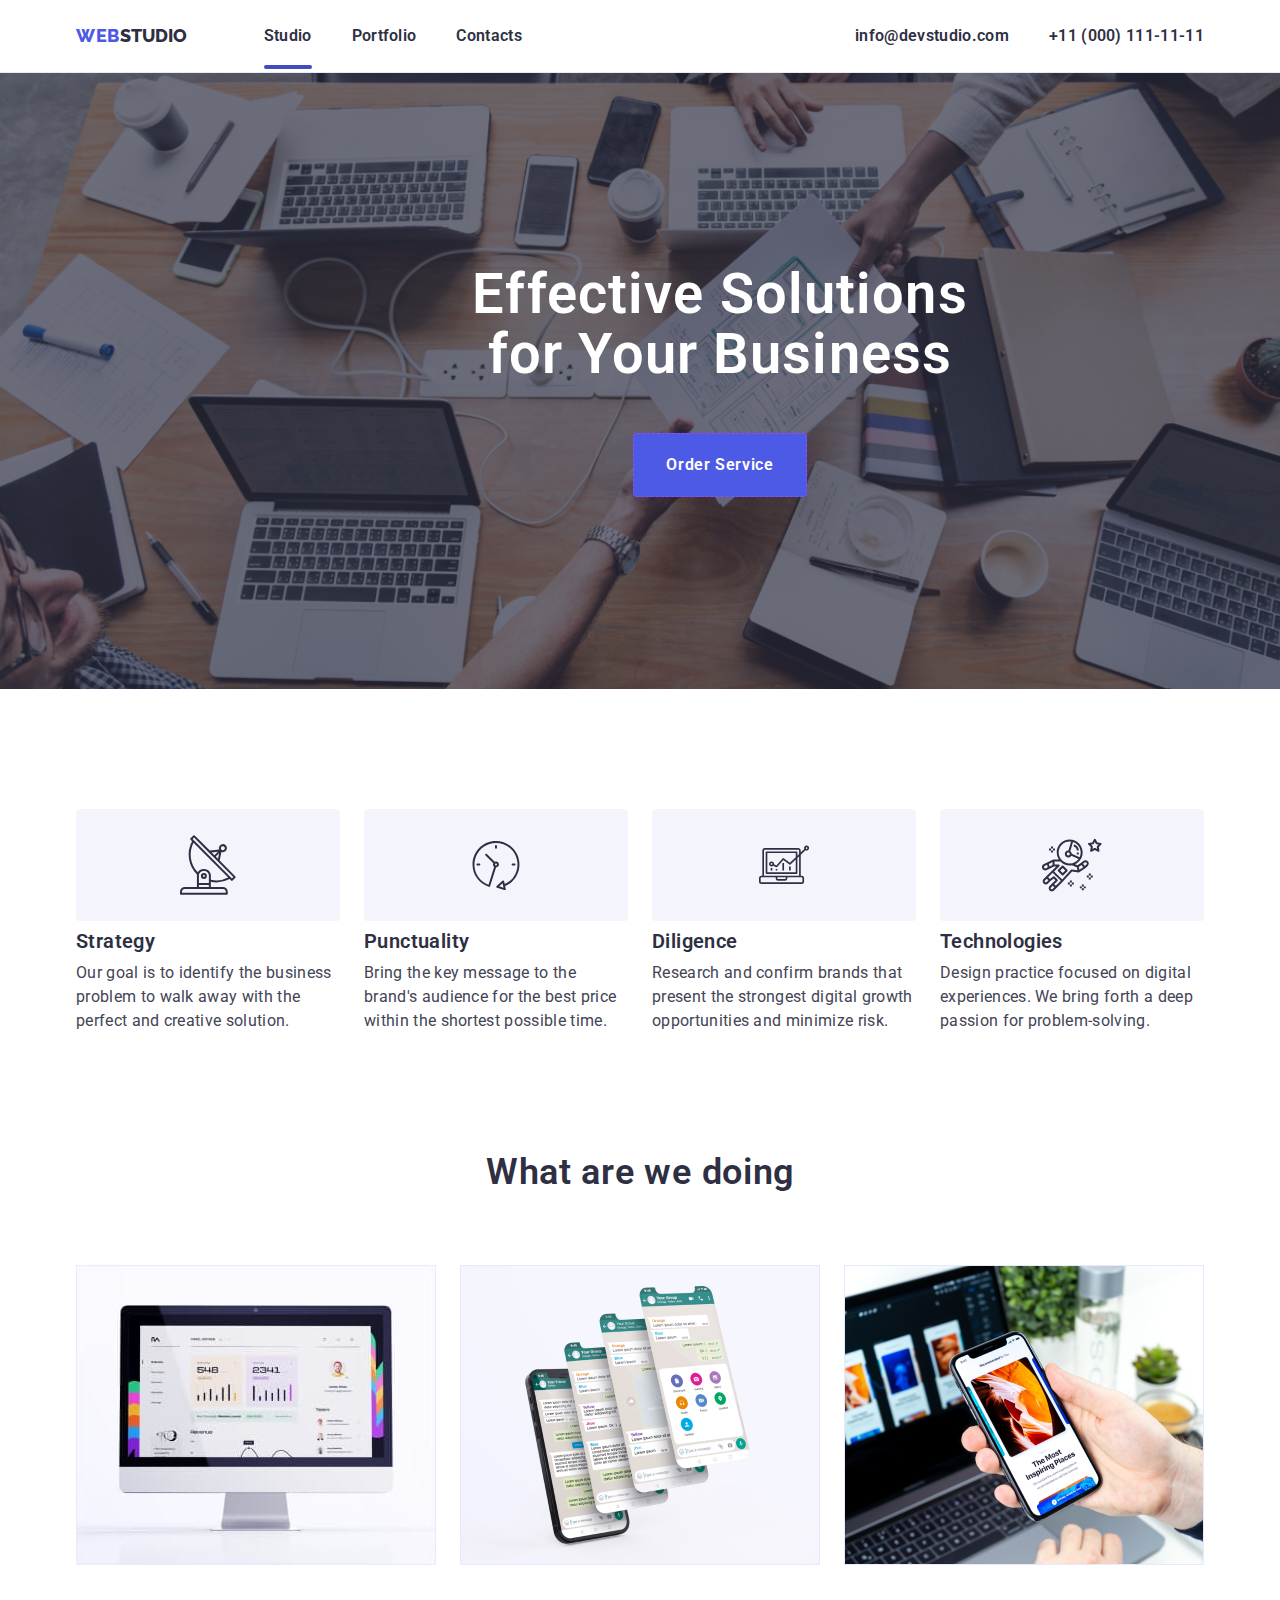
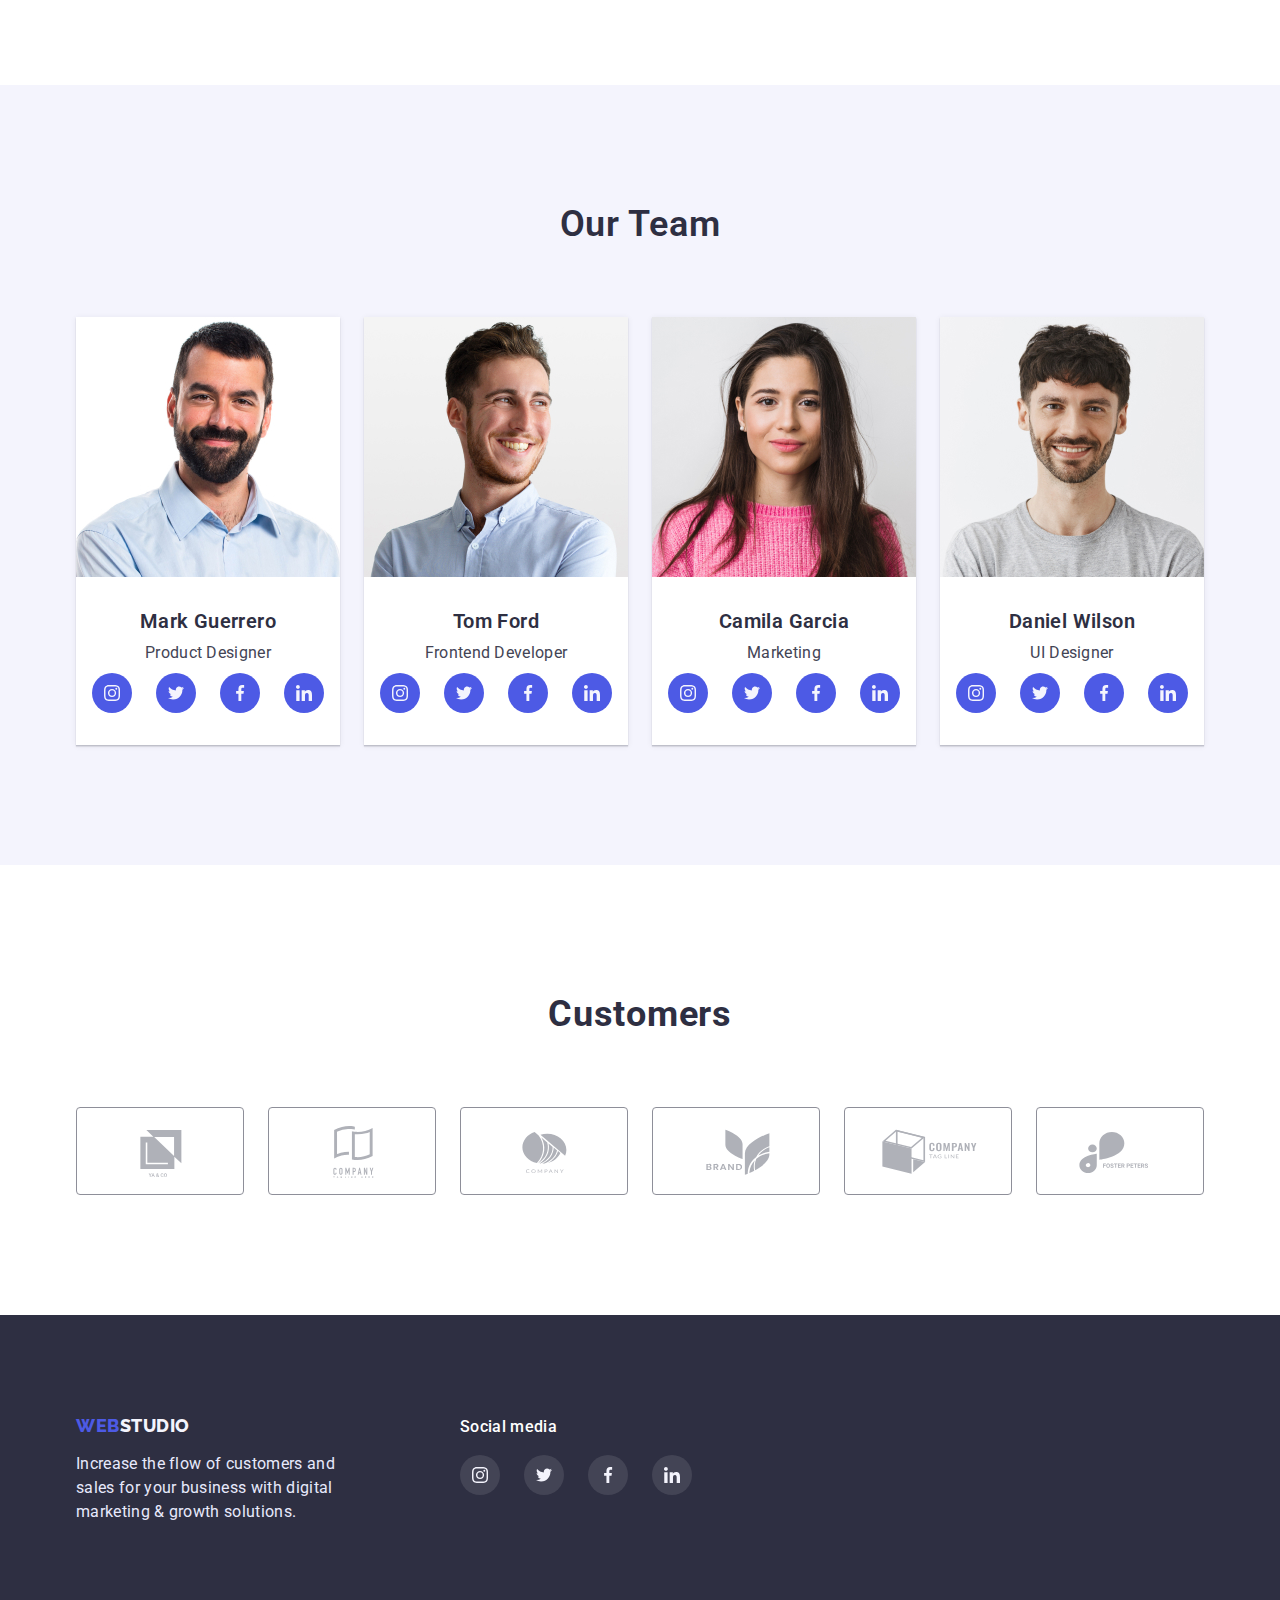
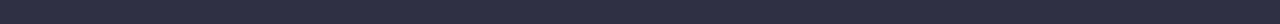
<file: index.html>
<!DOCTYPE html>
<html lang="en">
<head>
    <meta charset="UTF-8">
    <meta http-equiv="X-UA-Compatible" content="IE=edge">
    <meta name="viewport" content="width=device-width, initial-scale=1.0">
    <title>webstudio</title>
    <link rel="preconnect" href="https://fonts.googleapis.com">
    <link rel="preconnect" href="https://fonts.gstatic.com" crossorigin>
    <link href="https://fonts.googleapis.com/css2?family=Raleway:wght@800&family=Roboto:wght@400;500;700;900&display=swap" rel="stylesheet">
    <link rel="stylesheet" href="https://cdnjs.cloudflare.com/ajax/libs/modern-normalize/1.1.0/modern-normalize.min.css">
    <link rel="stylesheet" href="./css/styles.css">
</head>

<body>

<!--Header-->
    <header class="header">
    <div class="container header-container">
            <a class="header-logo link" href="/"><span class="header-logo-web">WEB</span>STUDIO</a>
        <nav class="header-nav">
            <ul class="header-list list">
                <li class="header-item">
                    <a class="header-link link current" href="./index.html">Studio</a>
                </li>
                <li class="header-item"><a class="header-link link" href="./portfolio.html">Portfolio</a>
                </li>
                <li class="header-item"><a class="header-link link" href="">Contacts</a>
                </li>
            </ul>
        </nav>
    
            <ul class="contacts list">
                <li class="header-mail"><a class="header-link link" href="mailto:info@devstudio.com">info@devstudio.com</a></li>
                <li class="header-tel"><a class="header-link link" href="tel:+110001111111">+11 (000) 111-11-11</a></li>
            </ul>
        </div>
    </header>

<!--Main-->
    <main>
    <section class="main">
    <div class="container">
        <h1 class="main-title">Effective Solutions for Your Business</h1>
        <button class="main-btn" type="button" data-modal-open>Order Service</button>
    </div>
    </section>

    <!--Section-1-->

    <section class="about">
    <div class="container">
        <ul class="about-catalog list">
            <li class="about-list">   
                <div class="about-block">  
                <a href="" class="about-link link">
                    <svg class="about-icon" width="59.72px" height="64px">
                <use href="./image/icons.svg#icon-antenna-1"></use>
                    </svg>    
                </a> </div>
                <h3 class="about-title">Strategy</h3>
                <p class="about-text">Our goal is to identify the business
                    problem to walk away with the perfect and creative solution. </p>
            </li>
            <li class="about-list"> 
                <div class="about-block">
                <a href="" class="about-link link">
                    <svg class="about-icon" width="64px" height="49.09px">
                <use href="./image/icons.svg#icon-clock-1"></use>
                    </svg>
                </a></div>
                <h3 class="about-title">Punctuality</h3>
                <p class="about-text">Bring the key message to the brand's audience for the best price within the shortest possible time.</p>
            </li>
            <li class="about-list">
                <div class="about-block">
                <a href="" class="about-link link">
                    <svg class="about-icon" width="50.13px" height="55.46px">
                <use href="./image/icons.svg#icon-diagram-1"></use>
                    </svg>
                </a></div>
                <h3 class="about-title">Diligence</h3>
                <p class="about-text">Research and confirm brands that present the strongest digital growth opportunities and minimize risk.</p>
            </li>
            <li class="about-list">
                <div class="about-block">
                <a href="" class="about-link link">
                    <svg class="about-icon" width="59.72px" height="64px">
                <use href="./image/icons.svg#icon-astronaut-1"></use>
                    </svg>
                </a></div>
                <h3 class="about-title">Technologies</h3>
                <p class="about-text">Design practice focused on digital experiences. We bring forth a deep passion for problem-solving.</p>
            </li>
        </ul>
    </div>
    </section>

    <!--Section-2-->
    <section class="product">
    <div class="container">
        <h2 class="product-title">What are we doing</h2>
        <ul class="product-catalog list">
            <li class="product-item"><img src="./image/img1.jpg" alt="monitor" width="360"></li>
            <li class="product-item"><img src="./image/img2.jpg" alt="phone" width="360"></li>
            <li class="product-item"><img src="./image/img3.jpg" alt="notebook" width="360"></li>
        </ul>
    </div>
    </section>

    <!--Section-3-->
    <section class="team">
    <div class="container">
        <h2 class="team-title">Our Team</h2>
        <ul class="team-catalog list">
            <li class="team-item">
                <img src="./image/team1.jpg" alt="Mark Guerrero" width="264">
            <div class="team-block">
                <h3 class="team-tit">Mark Guerrero</h3>
                <p class="team-text">Product Designer</p>
                <ul class="team-soc-list list">
                    <li class="team-soc-item">
                        <a href="" class="team-soc-link link">
                            <svg class="team-soc-icon" width="16" height="16">
                                <use href="./image/icons.svg#icon-instagram-2">
                                </use>
                            </svg>
                        </a>
                    </li>
                    <li class="team-soc-item">
                        <a href="" class="team-soc-link link">
                        <svg class="team-soc-icon" width="16" height="16">
                            <use href="./image/icons.svg#icon-twitter-1">
                            </use>
                        </svg>
                        </a>
                    </li>
                    <li class="team-soc-item">
                        <a href="" class="team-soc-link link">
                        <svg class="team-soc-icon" width="16" height="16">
                            <use href="./image/icons.svg#icon-facebook-1">
                            </use>
                        </svg>
                        </a>
                    </li>
                    <li class="team-soc-item"><a href="" class="team-soc-link link">
                        <svg class="team-soc-icon" width="16" height="16">
                            <use href="./image/icons.svg#icon-linkedin-1">
                            </use>
                        </svg>
                        </a>
                    </li>
                </ul>
            </div>
            </li>
            <li class="team-item">
                <img src="./image/team2.jpg" alt="Tom Ford" width="264">
            <div class="team-block">
                <h3 class="team-tit">Tom Ford</h3>
                <p class="team-text">Frontend Developer</p>
                <ul class="team-soc-list list">
                    <li class="team-soc-item">
                        <a href="" class="team-soc-link link">
                            <svg class="team-soc-icon" width="16" height="16">
                                <use href="./image/icons.svg#icon-instagram-2">
                                </use>
                            </svg>
                        </a>
                    </li>
                    <li class="team-soc-item">
                        <a href="" class="team-soc-link link">
                        <svg class="team-soc-icon" width="16" height="16">
                            <use href="./image/icons.svg#icon-twitter-1">
                            </use>
                        </svg>
                        </a>
                    </li>
                    <li class="team-soc-item">
                        <a href="" class="team-soc-link link">
                        <svg class="team-soc-icon" width="16" height="16">
                            <use href="./image/icons.svg#icon-facebook-1">
                            </use>
                        </svg>
                        </a>
                    </li>
                    <li class="team-soc-item"><a href="" class="team-soc-link link">
                        <svg class="team-soc-icon" width="16" height="16">
                            <use href="./image/icons.svg#icon-linkedin-1">
                            </use>
                        </svg>
                        </a>
                    </li>
                </ul>
            </div>
            </li>
            <li class="team-item">
                <img src="./image/team3.jpg" alt="Camila Garcia" width="264">
            <div class="team-block">
                <h3 class="team-tit">Camila Garcia</h3>
                <p class="team-text">Marketing</p>
                <ul class="team-soc-list list">
                    <li class="team-soc-item">
                        <a href="" class="team-soc-link link">
                            <svg class="team-soc-icon" width="16" height="16">
                                <use href="./image/icons.svg#icon-instagram-2">
                                </use>
                            </svg>
                        </a>
                    </li>
                    <li class="team-soc-item">
                        <a href="" class="team-soc-link link">
                        <svg class="team-soc-icon" width="16" height="16">
                            <use href="./image/icons.svg#icon-twitter-1">
                            </use>
                        </svg>
                        </a>
                    </li>
                    <li class="team-soc-item">
                        <a href="" class="team-soc-link link">
                        <svg class="team-soc-icon" width="16" height="16">
                            <use href="./image/icons.svg#icon-facebook-1">
                            </use>
                        </svg>
                        </a>
                    </li>
                    <li class="team-soc-item"><a href="" class="team-soc-link link">
                        <svg class="team-soc-icon" width="16" height="16">
                            <use href="./image/icons.svg#icon-linkedin-1">
                            </use>
                        </svg>
                        </a>
                    </li>
                </ul>
            </div>
            </li>
            <li class="team-item">
                <img src="./image/team4.jpg" alt="Daniel Wilson" width="264">
            <div class="team-block">
                <h3 class="team-tit">Daniel Wilson</h3>
                <p class="team-text">UI Designer</p>
                <ul class="team-soc-list list">
                    <li class="team-soc-item">
                        <a href="" class="team-soc-link link">
                            <svg class="team-soc-icon" width="16" height="16">
                                <use href="./image/icons.svg#icon-instagram-2">
                                </use>
                            </svg>
                        </a>
                    </li>
                    <li class="team-soc-item">
                        <a href="" class="team-soc-link link">
                        <svg class="team-soc-icon" width="16" height="16">
                            <use href="./image/icons.svg#icon-twitter-1">
                            </use>
                        </svg>
                        </a>
                    </li>
                    <li class="team-soc-item">
                        <a href="" class="team-soc-link link">
                        <svg class="team-soc-icon" width="16" height="16">
                            <use href="./image/icons.svg#icon-facebook-1">
                            </use>
                        </svg>
                        </a>
                    </li>
                    <li class="team-soc-item"><a href="" class="team-soc-link link">
                        <svg class="team-soc-icon" width="16" height="16">
                            <use href="./image/icons.svg#icon-linkedin-1">
                            </use>
                        </svg>
                        </a>
                    </li>
                </ul>
            </div>
                </li>
        </ul>
    </div>
    </section>
    </main>

    <!--Customers-->
<section class="customers">
    <div class="container">
    <h2 class="customers-title">Customers</h2>
        <ul class="customers-list list">
            <li class="customers-item">
                <a href="" class="customers-link link">
                    <svg class="customers-icon" width="104px" height="56px">
                <use href="./image/icons.svg#icon-Logo"></use>
                </svg></a></li>
            <li class="customers-item widht=10">
                <a href="" class="customers-link link">
                    <svg class="customers-icon" width="104px" height="56px">
                <use href="./image/icons.svg#icon-Logo-1"></use>
            </svg></a></li>
            <li class="customers-item"><a href="" class="customers-link link">
                <svg class="customers-icon" width="104px" height="56px">
                <use href="./image/icons.svg#icon-Logo-2"></use>
            </svg></a></li>
            <li class="customers-item"><a href="" class="customers-link link">
                <svg class="customers-icon" width="104px" height="56px">
                <use href="./image/icons.svg#icon-Logo-3"></use>
            </svg></a></li>
            <li class="customers-item"><a href="" class="customers-link link">
                <svg class="customers-icon" width="104px" height="56px">
                <use href="./image/icons.svg#icon-Logo-5"></use>
            </svg></a></li>
            <li class="customers-item"><a href="" class="customers-link link">
                <svg class="customers-icon" width="104px" height="56px">
                <use href="./image/icons.svg#icon-Logo-4"></use>
            </svg></a></li>
        </ul>
    </div>
</section>

<!--Footer-->
    <footer class="footer">
    <div class="container">
        <ul class="footer-catalog list">
            <li>
                <div class="footer-container">
                    <a class="footer-logo link" href="/"><span class="footer-logo-web">WEB</span>STUDIO</a>
                </div>
                    <p class="footer-text">Increase the flow of customers and sales for your business with digital marketing & growth solutions.</p>
            </li>
            <li>
                <div>
                    <p class="footer-media">Social media</p>
                    <ul class="footer-soc-list list">
                        <li class="footer-soc-item">
                            <a href="" class="footer-soc-link link">
                                <svg class="footer-soc-icon" width="16" height="16">
                                    <use href="./image/icons.svg#icon-instagram-2">
                                    </use>
                                </svg>
                            </a>
                        </li>
                        <li class="footer-soc-item">
                            <a href="" class="footer-soc-link link">
                            <svg class="footer-soc-icon" width="16" height="16">
                                <use href="./image/icons.svg#icon-twitter-1">
                                </use>
                            </svg>
                            </a>
                        </li>
                        <li class="footer-soc-item">
                            <a href="" class="footer-soc-link link">
                            <svg class="footer-soc-icon" width="16" height="16">
                                <use href="./image/icons.svg#icon-facebook-1">
                                </use>
                            </svg>
                            </a>
                        </li>
                        <li class="footer-soc-item">
                            <a href="" class="footer-soc-link link">
                            <svg class="footer-soc-icon" width="16" height="16">
                                <use href="./image/icons.svg#icon-linkedin-1">
                                </use>
                            </svg>
                            </a>
                        </li>
                    </ul>
                </div>
            </li>
            <li>
                <div></div>
            </li>
        </ul>
    </div>
    </footer>

    <!--Modal-->
<div class="backdrop is-hidden" data-modal>
<div class="modal">
<button type="button" class="modal-close-btn" data-modal-close>
    <svg class="modal-close-btn-icon" width="8" height="8">
        <use href="./image/icons.svg#icon-close-black-18dp-2-1"></use></svg>
 </button>
</div>
</div>
      
<script src="./modal.js"></script>
</body>


</html>
</file>
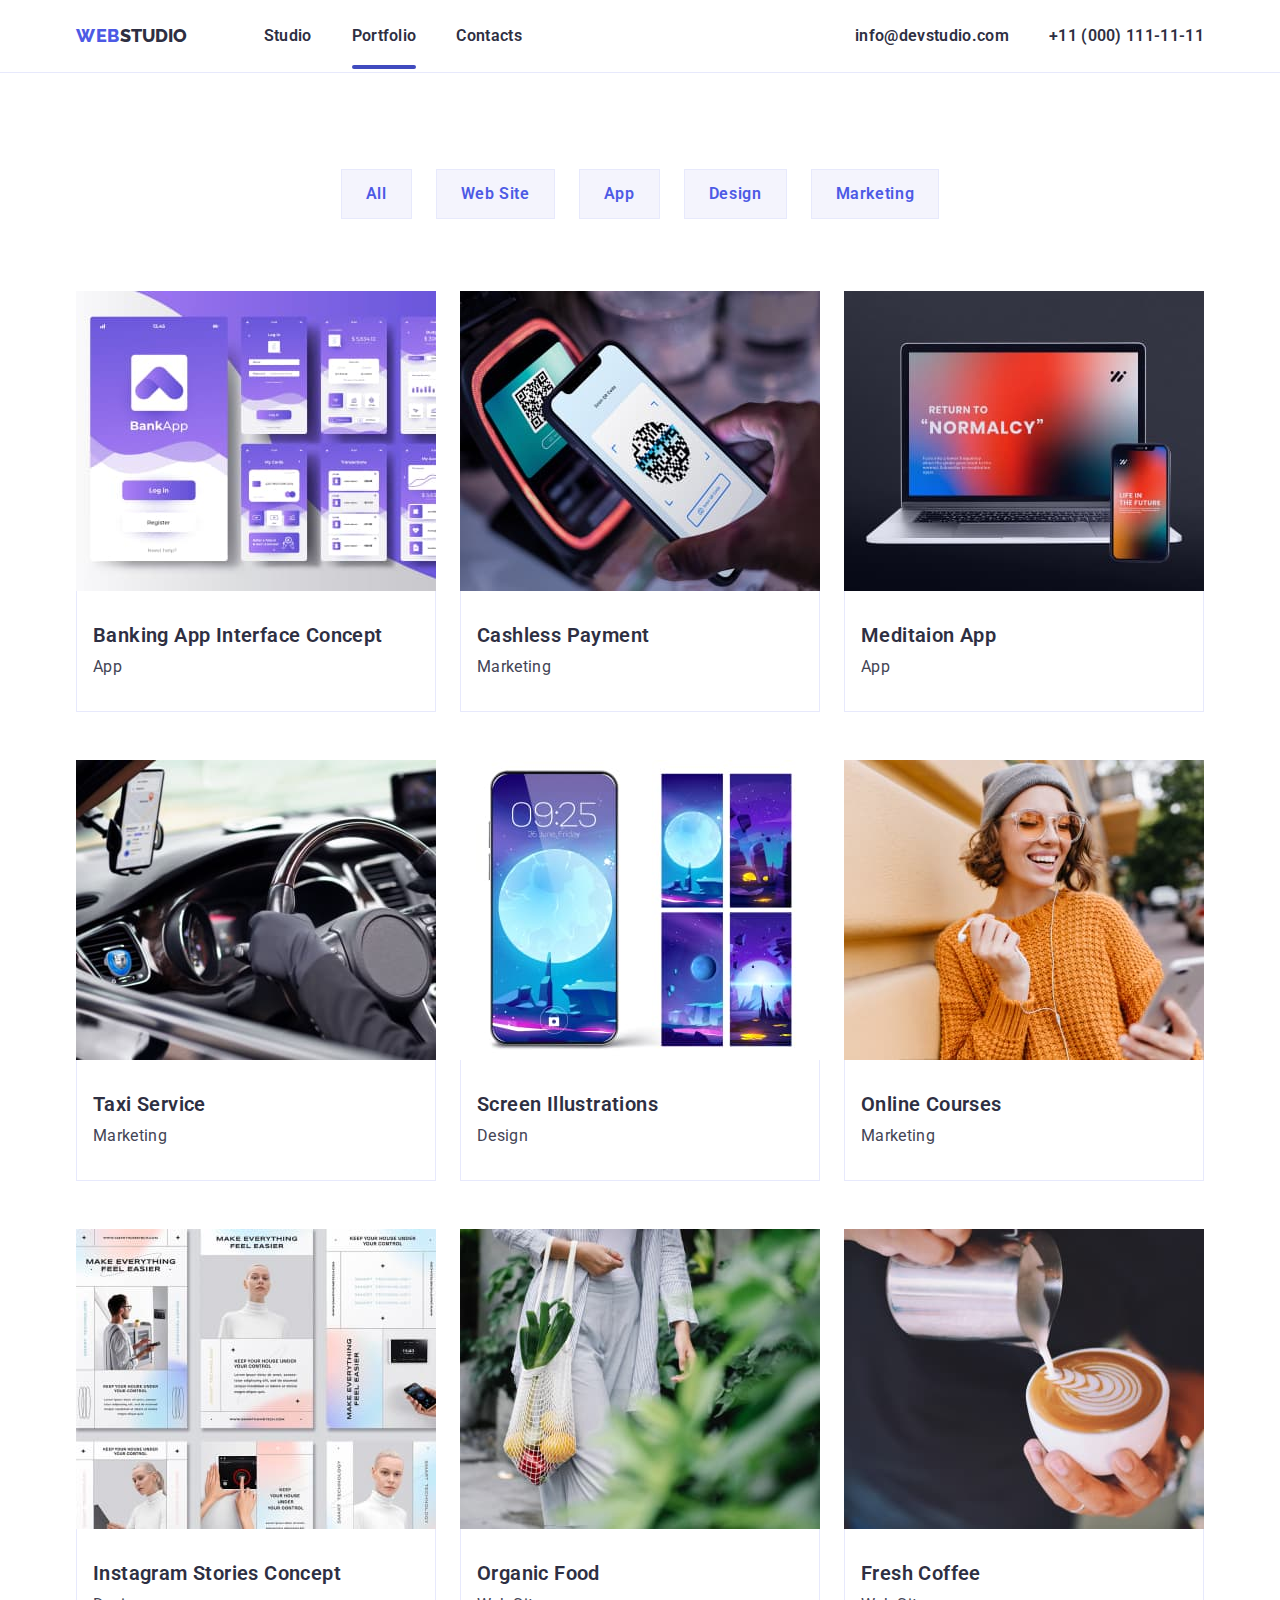
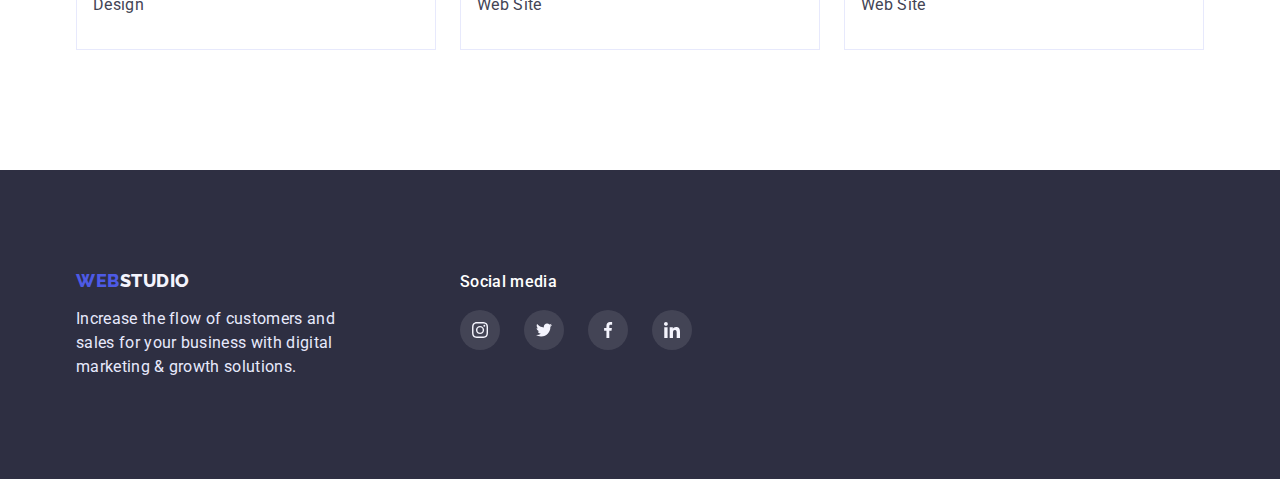
<file: portfolio.html>
<!DOCTYPE html>
<html lang="en">
<head>
    <meta charset="UTF-8">
    <meta http-equiv="X-UA-Compatible" content="IE=edge">
    <meta name="viewport" content="width=device-width, initial-scale=1.0">
    <title>Portfolio</title>
    <link rel="preconnect" href="https://fonts.googleapis.com">
    <link rel="preconnect" href="https://fonts.gstatic.com" crossorigin>
    <link href="https://fonts.googleapis.com/css2?family=Raleway:wght@800&family=Roboto:wght@400;500;700;900&display=swap" rel="stylesheet">
    <link rel="stylesheet" href="https://cdnjs.cloudflare.com/ajax/libs/modern-normalize/1.1.0/modern-normalize.min.css">
    <link rel="stylesheet" href="./css/styles.css">
</head>

<body>

    <!--Header-->
        <header class="header">
        <div class="container header-container">
                <a class="header-logo link" href="/"><span class="header-logo-web">WEB</span>STUDIO</a>
            <nav class="header-nav">
                <ul class="header-list list">
                    <li class="header-item"><a class="header-link link" href="./index.html">Studio</a></li>
                    <li class="header-item"><a class="header-link link current" href="./portfolio.html">Portfolio</a></li>
                    <li class="header-item"><a class="header-link link" href="">Contacts</a></li>
                </ul>
            </nav>
        
                <ul class="contacts list">
                    <li class="header-mail"><a class="header-link link" href="mailto:info@devstudio.com">info@devstudio.com</a></li>
                    <li class="header-tel"><a class="header-link link" href="tel:+110001111111">+11 (000) 111-11-11</a></li>
                </ul> 
         </div>
        </header>

<!--Main-->
    <main>

    <!--filters-->
    <section class="menu">
    <div class="container">
        <h1 class="visually-hidden" hidden>Portfolio</h1>
    <ul class="filters list">
        <li class="filters-link"><button class="filters-btn" type="button">All</button></li>
        <li class="filters-link"><button class="filters-btn" type="button">Web Site</button></li>
        <li class="filters-link"><button class="filters-btn" type="button">App</button></li>
        <li class="filters-link"><button class="filters-btn" type="button">Design</button></li>
        <li class="filters-link"><button class="filters-btn" type="button">Marketing</button></li>
    </ul>

    <!--Row-->
    <ul class="menu-catalog list">
        <li class="menu-list">
            <div class="menu-overlay">
            <img src="image/interface.jpg" alt="interface" width="360">
            <p class="overlay">14 Stylish and User-Friendly App Design Concepts · Task Manager App · Calorie Tracker App · Exotic Fruit Ecommerce App · Cloud Storage App</p>
        </div>
        <div class="menu-block">
            <h2 class="menu-tit">Banking App Interface Concept</h2>
            <p class="menu-text">App</p>
        </div>
        </li>
        <li class="menu-list">
            <div class="menu-overlay">
            <img src="image/payment.jpg" alt="payment" width="360" height="300">
            <p class="overlay">14 Stylish and User-Friendly App Design Concepts · Task Manager App · Calorie Tracker App · Exotic Fruit Ecommerce App · Cloud Storage App</p>
            </div>
        <div class="menu-block">
            <h2 class="menu-tit">Cashless Payment</h2>
            <p class="menu-text">Marketing</p>
        </div>
        </li>
        <li class="menu-list">
            <div class="menu-overlay">
            <img src="image/meditaion.jpg" alt="meditaion" width="360" height="300">
            <p class="overlay">14 Stylish and User-Friendly App Design Concepts · Task Manager App · Calorie Tracker App · Exotic Fruit Ecommerce App · Cloud Storage App</p>
        </div>
        <div class="menu-block">
            <h2 class="menu-tit">Meditaion App</h2>
            <p class="menu-text">App</p>
        </li>
        <li class="menu-list">
            <div class="menu-overlay">
            <img src="image/taxi.jpg" alt="taxi" width="360" height="300">
            <p class="overlay">14 Stylish and User-Friendly App Design Concepts · Task Manager App · Calorie Tracker App · Exotic Fruit Ecommerce App · Cloud Storage App</p>
        </div>
        <div class="menu-block">
            <h2 class="menu-tit">Taxi Service</h2>
            <p class="menu-text">Marketing</p>
        </div>
        </li>
        <li class="menu-list">
            <div class="menu-overlay">
            <img src="image/illustrations.jpg" alt="illustrations" width="360" height="300">
            <p class="overlay">14 Stylish and User-Friendly App Design Concepts · Task Manager App · Calorie Tracker App · Exotic Fruit Ecommerce App · Cloud Storage App</p>
        </div>
        <div class="menu-block">
            <h2 class="menu-tit">Screen Illustrations</h2>
            <p class="menu-text">Design</p>
        </div>
        </li>
        <li class="menu-list">
            <div class="menu-overlay">
            <img src="image/courses.jpg" alt="courses" width="360" height="300">
            <p class="overlay">14 Stylish and User-Friendly App Design Concepts · Task Manager App · Calorie Tracker App · Exotic Fruit Ecommerce App · Cloud Storage App</p>
        </div>
        <div class="menu-block">
            <h2 class="menu-tit">Online Courses</h2>
            <p class="menu-text">Marketing</p>
        </div>
        </li>
        <li class="menu-list">
            <div class="menu-overlay">
            <img src="image/stories.jpg" alt="" width="360" height="300">
            <p class="overlay">14 Stylish and User-Friendly App Design Concepts · Task Manager App · Calorie Tracker App · Exotic Fruit Ecommerce App · Cloud Storage App</p>
        </div>
        <div class="menu-block">
            <h2 class="menu-tit">Instagram Stories Concept</h2>
            <p class="menu-text">Design</p>
        </div>
        </li>
        <li class="menu-list">
            <div class="menu-overlay">
            <img src="image/food.jpg" alt="" width="360" height="300">
            <p class="overlay">14 Stylish and User-Friendly App Design Concepts · Task Manager App · Calorie Tracker App · Exotic Fruit Ecommerce App · Cloud Storage App</p>
        </div>
        <div class="menu-block">
            <h2 class="menu-tit">Organic Food</h2>
            <p class="menu-text">Web Site</p>
        </div>
        </li>
        <li class="menu-list">
            <div class="menu-overlay">
            <img src="image/coffee.jpg" alt="" width="360" height="300">
            <p class="overlay">14 Stylish and User-Friendly App Design Concepts · Task Manager App · Calorie Tracker App · Exotic Fruit Ecommerce App · Cloud Storage App</p>
        </div>
        <div class="menu-block">
            <h2 class="menu-tit">Fresh Coffee</h2>
            <p class="menu-text">Web Site</p>
        </div>
        </li>
    </ul>
    </div>
    </section>
    </main>

<!--Footer-->
<footer class="footer">
    <div class="container">
        <ul class="footer-catalog list">
            <li>
                <div class="footer-container">
                    <a class="footer-logo link" href="/"><span class="footer-logo-web">WEB</span>STUDIO</a>
                </div>
                    <p class="footer-text">Increase the flow of customers and sales for your business with digital marketing & growth solutions.</p>
            </li>
            <li>
                <div>
                    <p class="footer-media">Social media</p>
                    <ul class="footer-soc-list list">
                        <li class="footer-soc-item">
                            <a href="" class="footer-soc-link link">
                                <svg class="footer-soc-icon" width="16" height="16">
                                    <use href="./image/icons.svg#icon-instagram-2">
                                    </use>
                                </svg>
                            </a>
                        </li>
                        <li class="footer-soc-item">
                            <a href="" class="footer-soc-link link">
                            <svg class="footer-soc-icon" width="16" height="16">
                                <use href="./image/icons.svg#icon-twitter-1">
                                </use>
                            </svg>
                            </a>
                        </li>
                        <li class="footer-soc-item">
                            <a href="" class="footer-soc-link link">
                            <svg class="footer-soc-icon" width="16" height="16">
                                <use href="./image/icons.svg#icon-facebook-1">
                                </use>
                            </svg>
                            </a>
                        </li>
                        <li class="footer-soc-item">
                            <a href="" class="footer-soc-link link">
                            <svg class="footer-soc-icon" width="16" height="16">
                                <use href="./image/icons.svg#icon-linkedin-1">
                                </use>
                            </svg>
                            </a>
                        </li>
                    </ul>
                </div>
            </li>
            <li>
                <div></div>
            </li>
        </ul>
    </div>
    </footer>
    

</body>

</html>
</file>
<file: css/styles.css>
:root {
--first-title-color: #FFFFFF;
--second-title-color: #2E2F42;
--text-color: #434455;
--transition: 250ms cubic-bezier(0.4, 0, 0.2, 1);
}

h1,
h2,
h3,
p {
    margin: 0;}

ul {
        margin: 0;
        padding-left: 0;
        padding-inline: 0;
        display: block;
    }

img {
    display: block;
    width: 100%;
    height: a;
}

body{
    font-family: Roboto, sans-serif;  
}

/*----Header----*/

logo {
    color: var(--title-text-color);
}

.list {
    list-style: none;}

.link {
    text-decoration: none;
}

.container {
    width: 1158px;
    padding-left: 15px;
    padding-right: 15px;
    align-items: center;
    margin-left: auto;
    margin-right: auto;}

.header {
    padding-top: 24px;
    padding-bottom: 24px;
    border-bottom: 1px solid #E7E9FC;}

.header-container { 
    display: flex;
    align-items: center;
}     

.header-logo { 
    margin-right: 77px;
    font-family: 'Raleway';
    font-weight: 800;
    font-size: 18px;
    line-height: 1.33;
    color: #2E2F42;
}

.header-logo-web {
    font-family: 'Raleway', sans-serif;
    font-weight: 800;
    font-size: 18px;
    line-height: 1.33;
    letter-spacing: 0.03em;
    color: #4D5AE5;
}

.header-item {
    color: #2E2F42;
} 

.header-nav {
    margin-right: auto;
    font-family: 'Roboto';
    font-weight: 600;
    font-size: 16px;
    line-height: 1.5; 
    letter-spacing: 0.02em;
    color: #2E2F42;
}

.header-list {
    display: flex;
    align-items: center;
    gap: 40px;
}

.header-link {
    position: relative;
    font-family: 'Roboto';
    font-weight: 600;
    font-size: 16px;
    line-height: 1.5; 
    letter-spacing: 0.02em;
    color: #2E2F42;
    transition: color var(--transition);
}

.header-link.current::after {
    content: "";
    position: absolute;
    width: 100%;
    height: 4px;
    background-color: #404BBF;
    left: 0;
    bottom: -24px;
    border-radius: 2px;
     
}
.contacts {
    display: flex;
    align-items: center;
    gap: 40px;
}   

.header-link:hover,
.header-link:focus { 
    color: #4D5AE5;
}

.visually-hidden {
    border: 0;
    clip: rect(0 0 0 0);
    height: auto;
    margin: 0;
    overflow: hidden;
    padding: 0;
    position: absolute;
    width: 1px;
    white-space: nowrap;
}

.header-mail,
.header-tel {
    font-family: 'Roboto';
    font-size: 16px;
    line-height: 1.5;
    letter-spacing: 0.02em;
    color: #434455;
}

/*----Main----*/

.main {
    padding-top: 192px;
    padding-bottom: 192px;
    min-width: 1440px;
    background-image: linear-gradient(rgba(46, 47, 66, 0.7), rgba(46, 47, 66, 0.7)), url(../image/hero\ image.jpg);
    background-repeat: no-repeat;
    background-position: center;
    background-size: cover;
}

.main-title {
    width: 496px;
    text-align: center;
    font-family: 'Roboto';
    font-weight: 600;
    font-size: 56px;
    line-height: 1.07;
    letter-spacing: 0.02em;
    color: var(--first-title-color);
    margin: 0 auto;
    margin-bottom: 48px;
}

.main-btn {
    display: block;
    margin: 0 auto;
    border-radius: 4px;
    padding: 16px 32px;
    min-width: 106px;
    font-family: 'Roboto';
    font-weight: 600;
    font-size: 16px;
    line-height: 1.9;
    letter-spacing: 0.04em;
    color: #FFFFFF;
    background-color: #4D5AE5;
    cursor: pointer;
    border: 1px dashed #9747FF;
    transition: background var(--transition), box-shadow var(--transition);
}

.main-btn:hover,
.main-btn:focus {
    background: #404BBF;
    box-shadow: 0px 4px 4px rgba(0, 0, 0, 0.15);
}

.about {
    padding-top: 120px;
    padding-bottom:  120px;
    display: flex;
}
.about-catalog {
    display: flex; 
    column-gap: 24px;
    justify-content: center;
}

.about-list {
    display: flex;
    flex-wrap: wrap;
}

.about-block {
    margin-bottom: 8px;
    display: flex;
    flex-wrap: wrap;
    height: 112px;
    width: 264px;
}

.about-link {
    width: 100%;
    height: 100%;
    display: flex;
    align-items: center;
    justify-content: center;
    background: #F4F4FD;
    border-radius: 4px;
    color: #2E2F42;
    transition: color var(--transition), border var(--transition);
}

.about-icon {
fill:currentColor;
}

.about-link:hover,
.about-link:focus {
    border: 1px solid #404BBF;
    color: #404BBF;
}

.about-title {
    font-family: 'Roboto';
    font-weight: 600;
    font-size: 20px;
    line-height: 1.2;
    letter-spacing: 0.02em;
    color: var(--second-title-color);
    margin-bottom: 8px;
}

.about-text {
    width: 264px;
    font-family: 'Roboto';
    font-size: 16px;
    line-height: 1.5;
    letter-spacing: 0.02em;
    color: var(--text-color);
}

.product {
    padding-bottom: 120px;
} 

.product-title {
    text-align: center;
    margin-bottom: 72px;
    font-family: 'Roboto';
    font-weight: 600;
    font-size: 36px;
    line-height: 1.11;
    letter-spacing: 0.02em;
    color: var(--second-title-color);
}

.product-catalog {
    display: flex;
    gap: 24px;
}

/*---- TEAM----*/

.team {
    padding-top: 120px;
    padding-bottom: 120px;
    background: #F4F4FD;
    text-align: center;
}

.team-title {
    margin-bottom: 72px;
    font-family: 'Roboto';
    font-weight: 600;
    font-size: 36px;
    line-height: 1.11;
    letter-spacing: 0.02em;
    color: var(--second-title-color);
}

.team-catalog {
    display: flex;
    flex-wrap: wrap;
    gap: 24px;
}

.team-item {
    background: #FFFFFF;
    box-shadow: 0px 1px 6px rgba(46, 47, 66, 0.08), 0px 1px 1px rgba(46, 47, 66, 0.16), 0px 2px 1px rgba(46, 47, 66, 0.08);
}

.team-tit,
.menu-tit {
    margin-bottom: 8px;
    font-family: 'Roboto';
    font-weight: 600;
    font-size: 20px;
    line-height: 1.2;
    letter-spacing: 0.02em;
    color: var(--second-title-color);
}

.team-text {
    font-family: 'Roboto';
    font-size: 16px;
    line-height: 1.5;
    letter-spacing: 0.02em;
    color: var(--text-color);
    margin-bottom: 8px;
}

.team-soc-list {
    display: flex;
    justify-content: center;
    gap: 24px;
}

.team-soc-item {
    width: 40px;
    height: 40px;
}

.team-soc-link {
    width: 100%;
    height: 100%;
    background-color: #4D5AE5;
    border-radius: 50%;
    display: flex;
    align-items: center;
    justify-content: center;
    transition: background var(--transition);
}

.team-soc-link:hover,
.team-soc-link:focus {
    background: #404BBF;

}

.team-block,
.menu-block {
    padding-top: 32px;
    padding-bottom: 32px;
}

.filters {
    display: flex;
    flex-direction: row;
    align-items: flex-start;
    justify-content: center;
    padding: 0;
    gap: 24px;
    margin-bottom: 72px;
}  

.filters-link { 
    justify-content: center;
    background: #FFFFFF;
    }  

.filters-btn {
    padding: 12px 24px 12px 24px;
    font-family: 'Roboto';
    font-weight: 600;
    font-size: 16px;
    line-height: 1.5;
    letter-spacing: 0.04em;
    color: #4D5AE5;
    background: #F4F4FD;
    cursor: pointer;
    border: 1px solid #E7E9FC;
    transition: color var(--transition), background var(--transition), box-shadow var(--transition);
}

.filters-btn:hover,
.filters-btn:focus {
    color: #FFFFFF;
    background: #4D5AE5;
    box-shadow: 0px 4px 4px rgba(0, 0, 0, 0.25), 0px 2px 1px rgba(0, 0, 0, 0.08), 0px 2px 2px rgba(0, 0, 0, 0.12);
}

.menu {
    padding: 96px 0 120px;
}

.menu-catalog {
    display: flex;
    flex-wrap: wrap;
    column-gap: 24px;
    row-gap: 48px;
}


.menu-list:hover,
.menu-list:focus {
    box-shadow: 0px 1px 6 0 #2E2F42;
    box-shadow: 0px 1px 6px rgba(46, 47, 66, 0.08), 0px 1px 1px rgba(46, 47, 66, 0.16), 0px 2px 1px rgba(46, 47, 66, 0.08);
}

.menu-block {
    border-bottom: 1px solid #E7E9FC;
    border-left: 1px solid #E7E9FC;
    border-right: 1px solid #E7E9FC;
    padding-left: 16px;
    }

.menu-overlay {
    position: relative;
    overflow: hidden;
}

.menu-overlay:hover .overlay,
.menu-overlay:focus .overlay {
    transform: translateY(0);
}

.overlay {
    position: absolute;
    left: 0;
    top: 0;
    width: 100%;
    height: 100%;
    
    overflow: auto;
    transform: translateY(100%);
    transition: transform 250ms cubic-bezier(0.4, 0, 0.2, 1);


    font-family: 'Roboto';
    font-size: 16px;
    line-height: 1.5;
    letter-spacing: 0.02em;
    color: #F4F4FD;
    padding: 40px 32px 164px 32px;
    background-color: #4D5AE5;
    background-blend-mode: soft-light;
}


.menu-text {
    font-family: 'Roboto';
    font-size: 16px;
    line-height: 1.5;
    letter-spacing: 0.02em;
    color: #434455; 
}

/*----Customers----*/

.customers {
    padding-top: 130px;
    padding-bottom: 120px;
    background: var(--first-title-color);
    text-align: center;
}
.customers-title {
    padding-bottom: 72px;
    font-family: 'Roboto';
    font-weight: 700;
    font-size: 36px;
    line-height: 1.11;
    text-align: center;
    letter-spacing: 0.02em;
    text-transform: capitalize;

color: var(--second-title-color);;
}

.customers-list {
    display: flex;
    justify-content: center;
    gap: 24px;
}

.customers-item {
    width: calc((100% - 120px) / 6);
    height: 88px;
}

.customers-link {
    width: 100%;
    height: 100%;
    border: 1px solid #8E8F99;
    border-radius: 4px;
    color:  #AFB1B8;
    display: flex;
    align-items: center;
    justify-content: center;
    transition: color var(--transition);
}

.customers-icon {
    fill:currentColor;
}

.customers-link:hover,
.customers-link:focus {
    border: 1px solid #404BBF;
    color: #404BBF;
}

/*----Foooter----*/

.footer {
    padding: 100px 0;
    background: #2E2F42;
}

.footer-container {
margin-bottom: 16px;
}

.footer-catalog {
    display: flex;
    flex-wrap: wrap;
    gap: 120px;
}

.footer-logo {
    font-family: 'Raleway';
    font-weight: 800;
    font-size: 18px;
    line-height: 1.17;
    letter-spacing: 0.03em;
    color: #F4F4FD;
    margin: 0;
}

.footer-logo-web{
    font-family: 'Raleway';
    font-weight: 800;
    font-size: 18px;
    line-height: 1.17;
    letter-spacing: 0.03em;
    color: #4D5AE5;
    margin: 0;
}

.footer-text {
    max-width: 264px;
    font-family: 'Roboto';
    font-size: 16px;
    line-height: 1.5;
    letter-spacing: 0.02em;
    color: #E7E9FC;
    margin: 0;
}

.footer-media{
    margin-bottom: 16px;
    font-family: 'Roboto';
    font-weight: 500;
    font-size: 16px;
    line-height: 1.5;
    letter-spacing: 0.02em;
    color: #FFFFFF;

}

.footer-soc-list {
    display: flex;
    justify-content: center;
    gap: 24px;
}

.footer-soc-item {
    width: 40px;
    height: 40px;
}

.footer-soc-link {
    width: 100%;
    height: 100%;
    background-color:rgba(255, 255, 255, 0.1);
    border-radius: 50%;
    display: flex;
    align-items: center;
    justify-content: center;
    transition: background var(--transition);
}

.footer-soc-link:hover,
.footer-soc-link:focus {
    background: #31D0AA;
}

.backdrop {
    position: fixed;
    z-index: 100;
    top: 0;
    left: 0;
    width: 100%;
    height: 100%;
    background-color: rgba(46, 47, 66, 0.4);
    transition: opacity 250ms linear, visibility 250ms linear;
}   

 .modal {
    position: absolute;
    top: 50%;
    left: 50%;
    width: 408px;
    min-height: 586px;
    
    background: #FCFCFC;
    box-shadow: 0px 1px 1px rgba(0, 0, 0, 0.14), 0px 1px 3px rgba(0, 0, 0, 0.12), 0px 2px 1px rgba(0, 0, 0, 0.2);
    border-radius: 4px;

    transform: translate(-50%, -50%) scale(1) rotate(0);
    transition: transform 250ms linear;
}

.backdrop.is-hidden .modal {
    transform: translate(-50%, -50%) scale(0) rotate(-360deg);
}

.modal-close-btn {
    position: absolute;
    top: 24px;
    right: 24px;
    display: block;
    justify-content: center;
    align-items: center;
    width: 24px;
    height: 24px;
    color: #000;
    background-color: #E7E9FC;
    border-radius: 50%;
    border: 1px solid rgba(0, 0, 0, 0.1);
    padding: 0;
    transition: opacity 250ms cubic-bezier(0.4, 0, 0.2, 1);
}

.modal-close-btn-icon {
    fill: #000000;
}

.modal-close-btn:hover,
.modal-close-btn:focus {
    background-color: #404BBF;
}

.is-hidden {
    opacity: 0;
    visibility: hidden;
    pointer-events: none;
}
</file>
